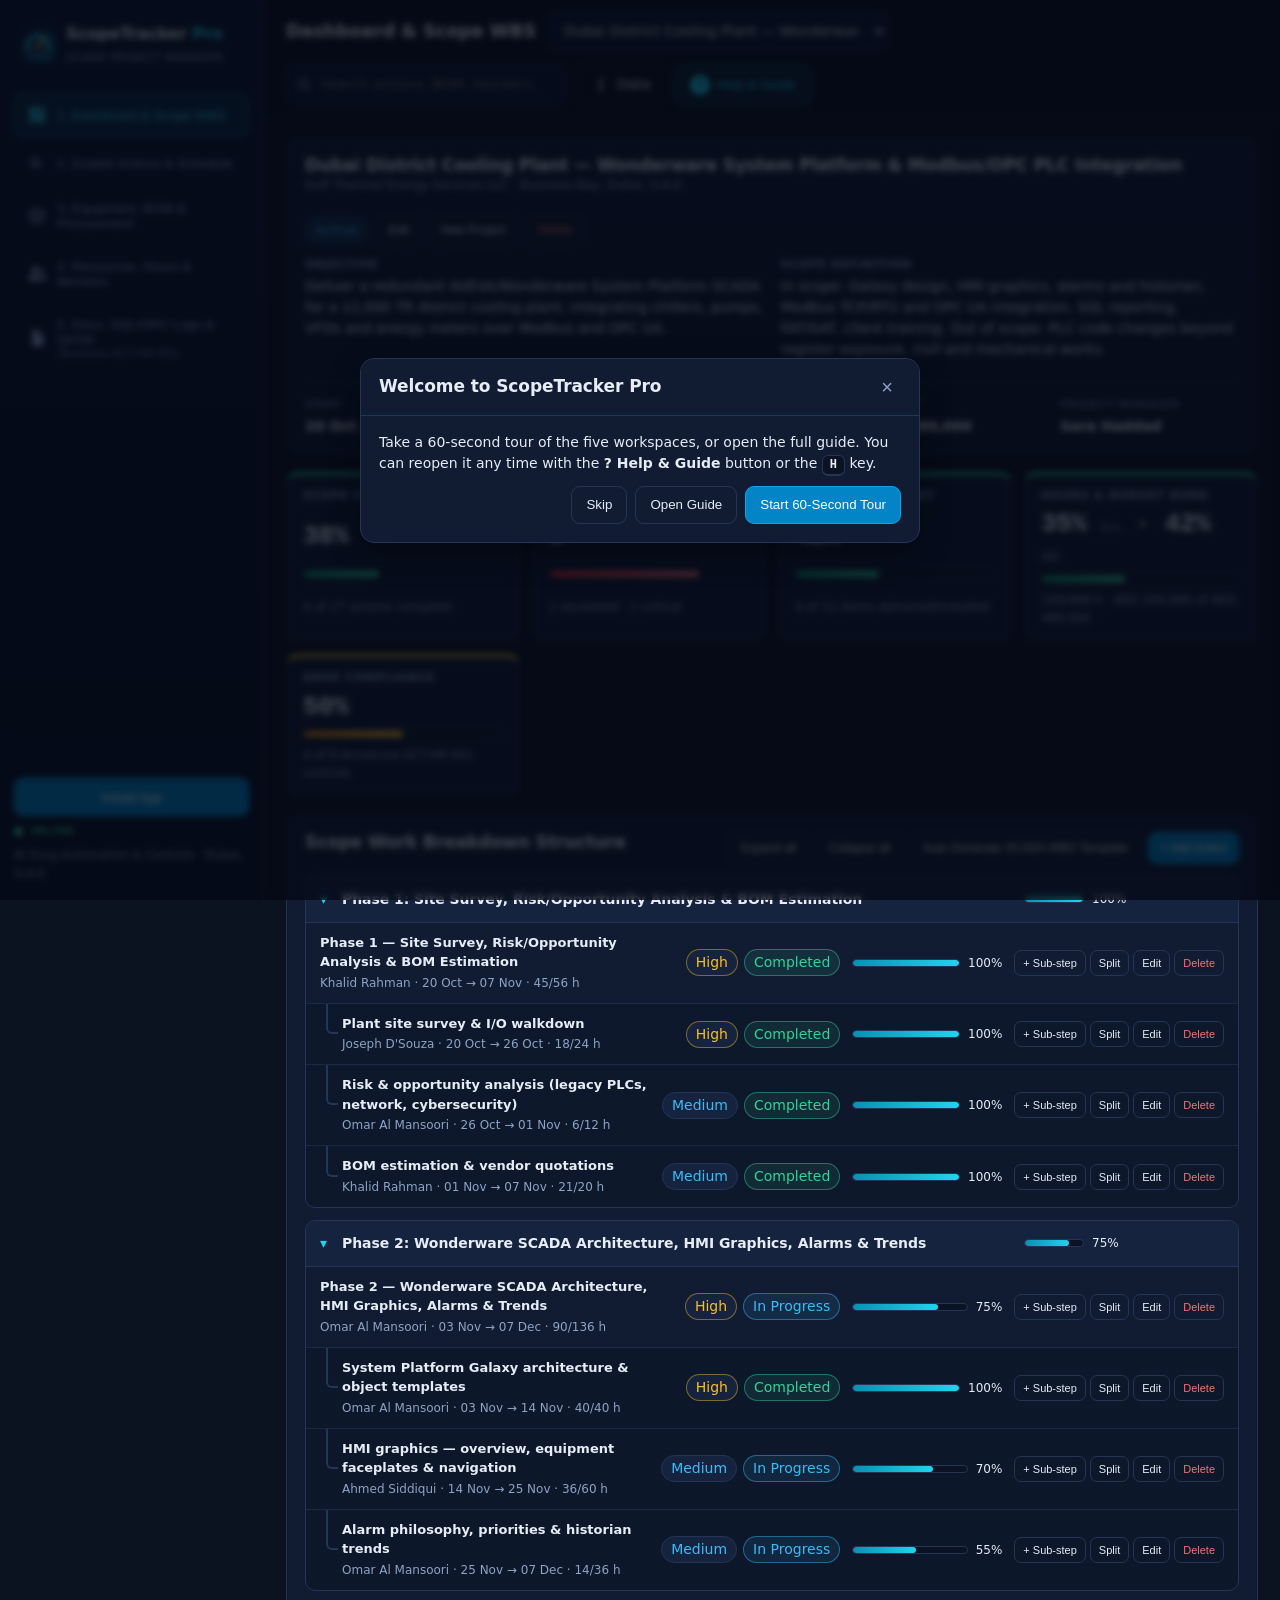
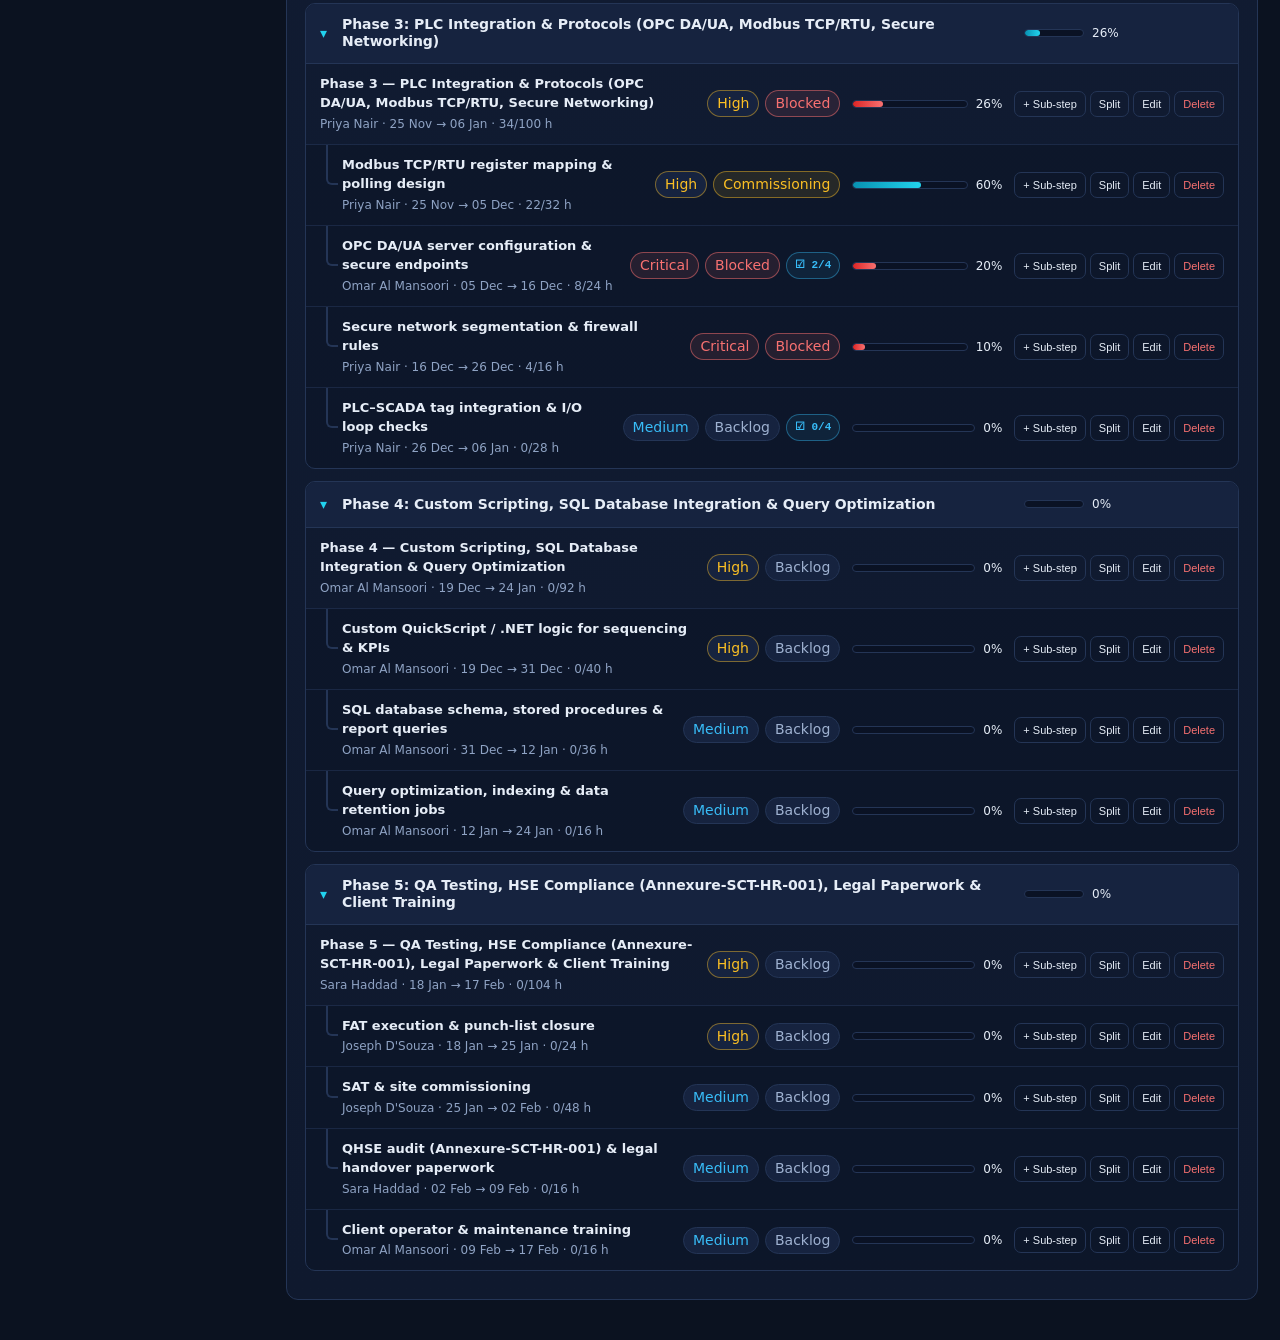
<file: index.html>
<!doctype html>
<html lang="en">
<head>
<meta charset="utf-8">
<meta name="viewport" content="width=device-width, initial-scale=1, viewport-fit=cover">
<title>ScopeTracker Pro — SCADA Engineering &amp; Project Manager</title>
<meta name="description" content="Offline-first project scope, WBS, BOM, resource and QHSE manager for Wonderware/AVEVA SCADA engineers.">
<link rel="manifest" href="manifest.webmanifest">
<link rel="icon" href="favicon.ico" sizes="any">
<link rel="icon" href="favicon.svg" type="image/svg+xml">
<link rel="icon" type="image/png" sizes="32x32" href="icons/favicon-32x32.png">
<link rel="icon" type="image/png" sizes="16x16" href="icons/favicon-16x16.png">
<link rel="apple-touch-icon" sizes="180x180" href="apple-touch-icon.png">
<meta name="theme-color" content="#0f172a">
<meta name="apple-mobile-web-app-capable" content="yes">
<meta name="mobile-web-app-capable" content="yes">
<meta name="apple-mobile-web-app-status-bar-style" content="black-translucent">
<meta name="apple-mobile-web-app-title" content="ScopeTracker">
<link rel="stylesheet" href="css/styles.css">
</head>
<body>

<svg width="0" height="0" style="position:absolute" aria-hidden="true" focusable="false">
  <defs>
    <symbol id="i-dash" viewBox="0 0 24 24"><path d="M3 13h8V3H3zm0 8h8v-6H3zm10 0h8V11h-8zm0-18v6h8V3z" fill="currentColor"/></symbol>
    <symbol id="i-tasks" viewBox="0 0 24 24"><path d="M4 6h10v2H4zm0 5h10v2H4zm0 5h7v2H4zm13.5-5.5 1.4 1.4-4.9 4.9-2.6-2.6 1.4-1.4 1.2 1.2z" fill="currentColor"/></symbol>
    <symbol id="i-bom" viewBox="0 0 24 24"><path d="M12 2 3 6.5v11L12 22l9-4.5v-11zm0 2.2 5.9 2.9L12 10 6.1 7.1zM5 8.7l6 3v7.6l-6-3zm8 10.6v-7.6l6-3v7.6z" fill="currentColor"/></symbol>
    <symbol id="i-team" viewBox="0 0 24 24"><path d="M9 11a4 4 0 1 0 0-8 4 4 0 0 0 0 8zm8 0a3 3 0 1 0 0-6 3 3 0 0 0 0 6zM9 13c-3 0-7 1.5-7 4.5V20h14v-2.5C16 14.5 12 13 9 13zm8 0c-.4 0-.8 0-1.2.1 1.4 1 2.2 2.4 2.2 4.4V20h5v-2.5c0-2.7-3.4-4.5-6-4.5z" fill="currentColor"/></symbol>
    <symbol id="i-docs" viewBox="0 0 24 24"><path d="M6 2h8l6 6v14H6zm7 1.5V9h5.5zM8 13h8v1.6H8zm0 3.5h8v1.6H8z" fill="currentColor"/></symbol>
    <symbol id="i-menu" viewBox="0 0 24 24"><path d="M12 8a2 2 0 1 0 0-4 2 2 0 0 0 0 4zm0 6a2 2 0 1 0 0-4 2 2 0 0 0 0 4zm0 6a2 2 0 1 0 0-4 2 2 0 0 0 0 4z" fill="currentColor"/></symbol>
    <symbol id="i-search" viewBox="0 0 24 24"><path d="M10 3a7 7 0 1 0 4.4 12.4l4.9 4.9 1.4-1.4-4.9-4.9A7 7 0 0 0 10 3zm0 2a5 5 0 1 1 0 10 5 5 0 0 1 0-10z" fill="currentColor"/></symbol>
  </defs>
</svg>

<a class="skip-link" href="#view">Skip to content</a>

<div class="shell">

  <aside class="sidebar">
    <div class="brand">
      <img src="favicon.svg" alt="" width="36" height="36">
      <div>
        <strong>ScopeTracker <em>Pro</em></strong>
        <small>SCADA Project Manager</small>
      </div>
    </div>

    <nav class="nav" aria-label="Primary">
      <button type="button" data-view="dashboard" title="Dashboard &amp; Scope WBS">
        <svg class="ico"><use href="#i-dash"/></svg>
        <span class="lbl-long">1. Dashboard &amp; Scope WBS</span><span class="lbl-short">Dashboard</span>
      </button>
      <button type="button" data-view="actions" title="Doable Actions &amp; Schedule">
        <svg class="ico"><use href="#i-tasks"/></svg>
        <span class="lbl-long">2. Doable Actions &amp; Schedule</span><span class="lbl-short">Actions</span>
      </button>
      <button type="button" data-view="bom" title="Equipment, BOM &amp; Procurement">
        <svg class="ico"><use href="#i-bom"/></svg>
        <span class="lbl-long">3. Equipment, BOM &amp; Procurement</span><span class="lbl-short">BOM</span>
      </button>
      <button type="button" data-view="resources" title="Resources, Hours &amp; Blockers">
        <svg class="ico"><use href="#i-team"/></svg>
        <span class="lbl-long">4. Resources, Hours &amp; Blockers</span><span class="lbl-short">Resources</span>
      </button>
      <button type="button" data-view="docs" title="Docs, SQL/OPC Logs &amp; QHSE (Annexure-SCT-HR-001)">
        <svg class="ico"><use href="#i-docs"/></svg>
        <span class="lbl-long">5. Docs, SQL/OPC Logs &amp; QHSE <small>(Annexure-SCT-HR-001)</small></span><span class="lbl-short">Docs·QHSE</span>
      </button>
    </nav>

    <div class="side-foot">
      <button type="button" class="btn primary block" id="installBtn" hidden>Install App</button>
      <div class="net" id="netState" role="status" aria-live="polite">
        <span class="net-dot"></span><span class="net-text">Online</span>
      </div>
      <small class="muted">Al Gurg Automation &amp; Controls · Dubai, U.A.E.</small>
    </div>
  </aside>

  <div class="main">
    <header class="topbar">
      <div class="topbar-title">
        <h1 id="pageTitle">Dashboard &amp; Scope WBS</h1>
        <label class="project-switch">
          <span class="sr-only">Active project</span>
          <select id="projectSwitch" aria-label="Active project"></select>
        </label>
      </div>
      <div class="topbar-tools">
        <label class="search">
          <svg class="ico"><use href="#i-search"/></svg>
          <input id="globalSearch" type="search" placeholder="Search actions, BOM, blockers, notes…" autocomplete="off" aria-label="Search">
        </label>
        <div class="net net-compact" id="netStateTop" role="status" aria-live="polite">
          <span class="net-dot"></span><span class="net-text">Online</span>
        </div>
        <details class="menu" id="dataMenu">
          <summary class="btn ghost" aria-label="Data and reports menu"><svg class="ico"><use href="#i-menu"/></svg><span class="menu-label">Data</span></summary>
          <div class="menu-panel">
            <button type="button" data-act="export-report">Export Project Report (JSON)</button>
            <button type="button" data-act="print-report">Printable Executive Summary</button>
            <hr>
            <button type="button" data-act="export-backup">Full Backup (JSON)</button>
            <button type="button" data-act="import-json">Import JSON Backup…</button>
            <hr>
            <button type="button" data-act="reset-demo" class="danger-text">Reset to Demo Data</button>
          </div>
        </details>
        <button type="button" class="btn help-btn" data-act="help" aria-label="Help and guide (shortcut H)"><span aria-hidden="true">?</span><span class="menu-label">Help &amp; Guide</span></button>
      </div>
    </header>

    <div class="install-banner" id="installBanner" hidden>
      <div>
        <strong id="installTitle">Install ScopeTracker Pro</strong>
        <span id="installText">Add it to your device for full-screen, offline-ready access to your project workspace.</span>
      </div>
      <div class="install-actions">
        <button type="button" class="btn primary sm" id="installBannerBtn">Install</button>
        <button type="button" class="btn ghost sm" id="installDismiss">Not now</button>
      </div>
    </div>

    <main id="view" tabindex="-1" aria-live="polite"></main>
  </div>
</div>

<div id="modalRoot"></div>
<div id="toastRoot" aria-live="polite"></div>

<div class="update-toast" id="updateToast" role="alert" hidden>
  <span>A new version of ScopeTracker Pro is ready.</span>
  <button type="button" class="btn primary sm" id="updateBtn">Update now</button>
  <button type="button" class="btn ghost sm" id="updateDismiss">Later</button>
</div>

<input type="file" id="importFile" accept="application/json,.json" hidden>
<div id="printReport" aria-hidden="true"></div>

<noscript><p style="padding:24px;color:#fff">ScopeTracker Pro requires JavaScript.</p></noscript>
<script src="js/app.js" defer></script>
</body>
</html>
</file>
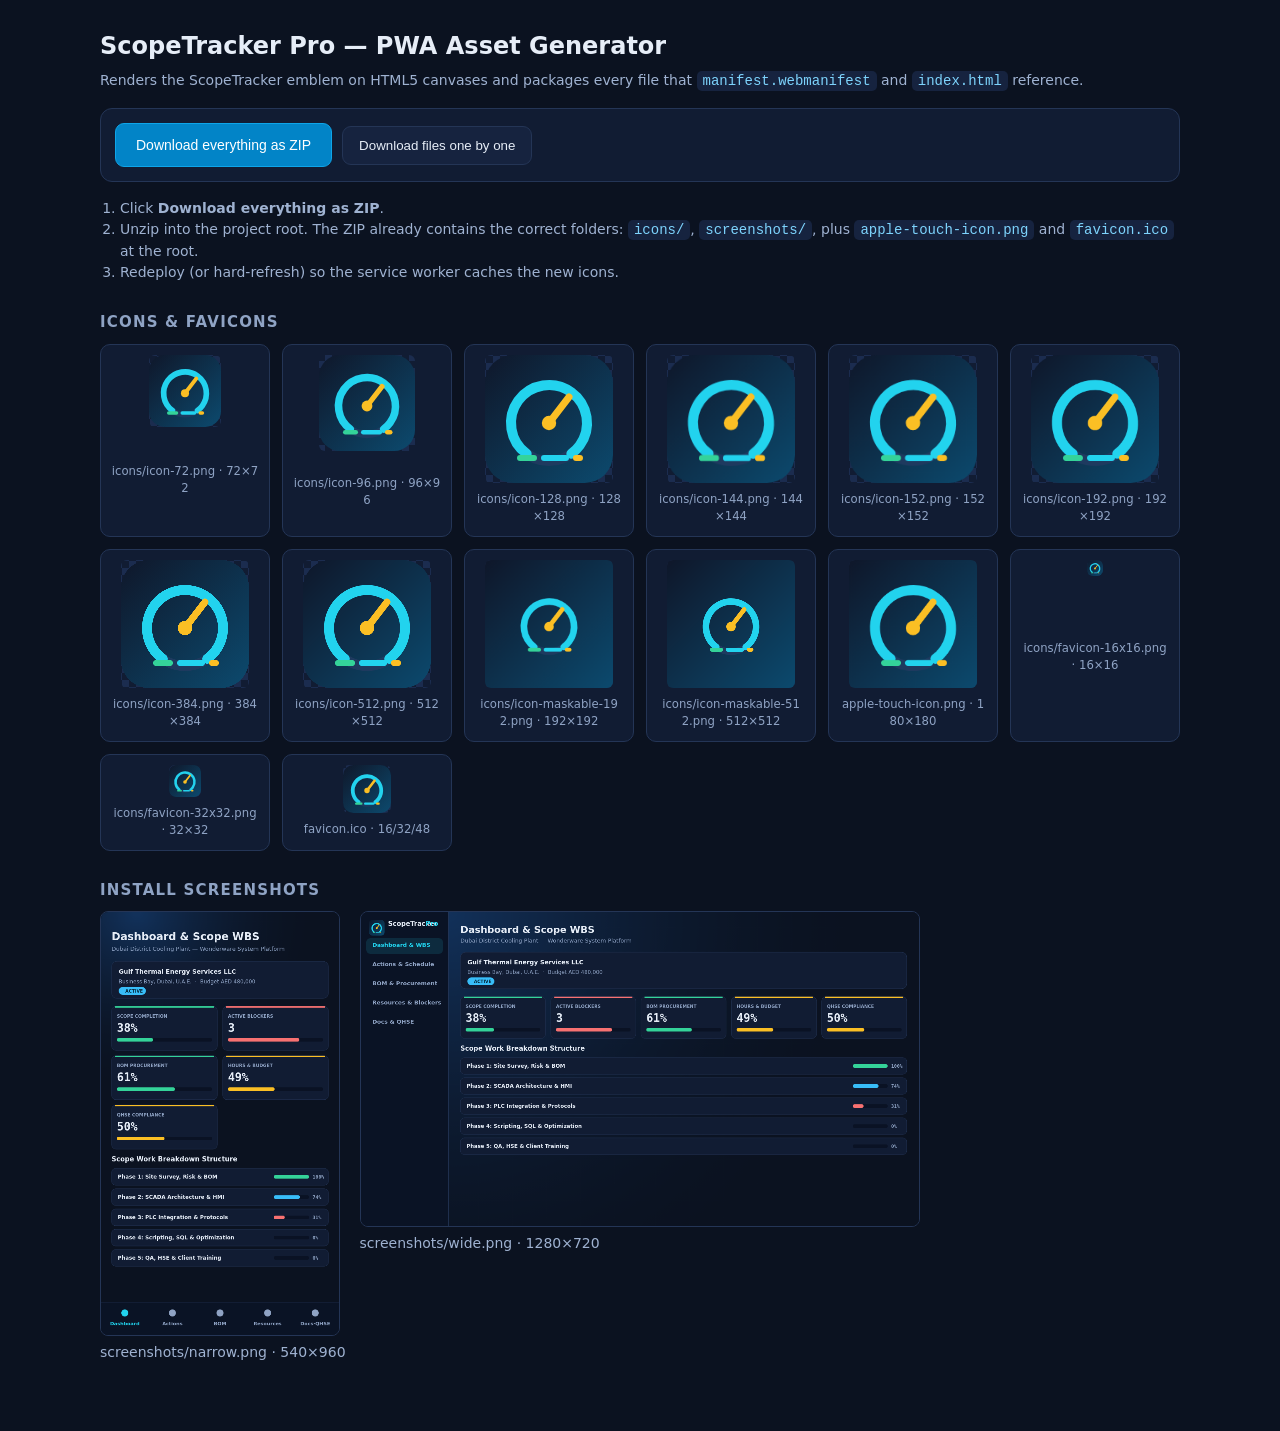
<file: generate-pwa-assets.html>
<!doctype html>
<html lang="en">
<head>
<meta charset="utf-8">
<meta name="viewport" content="width=device-width, initial-scale=1">
<meta name="robots" content="noindex">
<title>ScopeTracker Pro — PWA Asset Generator</title>
<link rel="icon" href="favicon.svg" type="image/svg+xml">
<style>
  :root { color-scheme: dark; }
  * { box-sizing: border-box; }
  body { margin: 0; padding: 28px 20px 60px; background: #0b1220; color: #e6edf7; font: 14px/1.5 system-ui, -apple-system, "Segoe UI", Roboto, sans-serif; }
  .wrap { max-width: 1080px; margin: 0 auto; }
  h1 { margin: 0 0 6px; font-size: 24px; }
  h2 { margin: 28px 0 10px; font-size: 15px; text-transform: uppercase; letter-spacing: .08em; color: #8fa3c4; }
  p { color: #9fb2d1; margin: 0 0 10px; }
  code { background: #16233f; padding: 2px 6px; border-radius: 5px; color: #7dd3fc; }
  .bar { display: flex; gap: 10px; flex-wrap: wrap; align-items: center; margin: 16px 0; padding: 14px; background: #111c33; border: 1px solid #243556; border-radius: 12px; }
  button { cursor: pointer; font: 600 13px/1 inherit; padding: 11px 16px; border-radius: 9px; border: 1px solid #243556; background: #16233f; color: #e6edf7; }
  button.primary { background: #0284c7; border-color: #0ea5e9; color: #fff; font-size: 14px; padding: 13px 20px; }
  button:hover { filter: brightness(1.15); }
  button:disabled { opacity: .5; cursor: wait; }
  #status { color: #34d399; font: 12px ui-monospace, Menlo, Consolas, monospace; }
  .grid { display: grid; grid-template-columns: repeat(auto-fill, minmax(150px, 1fr)); gap: 12px; }
  .tile { background: #111c33; border: 1px solid #243556; border-radius: 10px; padding: 10px; display: grid; gap: 8px; justify-items: center; text-align: center; }
  .tile canvas { max-width: 100%; height: auto; background: repeating-conic-gradient(#1b2c4f 0% 25%, #111c33 0% 50%) 50% / 14px 14px; border-radius: 6px; }
  .tile small { color: #8fa3c4; word-break: break-all; }
  .shots { display: flex; gap: 14px; flex-wrap: wrap; align-items: flex-start; }
  .shots canvas { max-width: 100%; height: auto; border: 1px solid #243556; border-radius: 8px; }
  ol { color: #9fb2d1; padding-left: 20px; }
</style>
</head>
<body>
<div class="wrap">
  <h1>ScopeTracker Pro — PWA Asset Generator</h1>
  <p>Renders the ScopeTracker emblem on HTML5 canvases and packages every file that <code>manifest.webmanifest</code> and <code>index.html</code> reference.</p>

  <div class="bar">
    <button class="primary" id="zipBtn" type="button">Download everything as ZIP</button>
    <button id="filesBtn" type="button">Download files one by one</button>
    <span id="status" role="status"></span>
  </div>

  <ol>
    <li>Click <b>Download everything as ZIP</b>.</li>
    <li>Unzip into the project root. The ZIP already contains the correct folders: <code>icons/</code>, <code>screenshots/</code>, plus <code>apple-touch-icon.png</code> and <code>favicon.ico</code> at the root.</li>
    <li>Redeploy (or hard-refresh) so the service worker caches the new icons.</li>
  </ol>

  <h2>Icons &amp; favicons</h2>
  <div class="grid" id="iconGrid"></div>

  <h2>Install screenshots</h2>
  <div class="shots" id="shotGrid"></div>
</div>

<script>
(function () {
  'use strict';

  /* ---------- Emblem drawing ---------- */
  function rr(ctx, x, y, w, h, r) {
    ctx.beginPath();
    ctx.moveTo(x + r, y);
    ctx.arcTo(x + w, y, x + w, y + h, r);
    ctx.arcTo(x + w, y + h, x, y + h, r);
    ctx.arcTo(x, y + h, x, y, r);
    ctx.arcTo(x, y, x + w, y, r);
    ctx.closePath();
  }

  // Draws the emblem into a (size x size) square. opts.maskable => full-bleed background, content in the inner safe zone.
  function drawEmblem(ctx, size, opts) {
    opts = opts || {};
    var maskable = !!opts.maskable;
    var rounded = opts.rounded !== false && !maskable;
    var g = ctx.createLinearGradient(0, 0, size, size);
    g.addColorStop(0, '#0f172a');
    g.addColorStop(1, '#0c4a6e');
    ctx.save();
    if (rounded) { rr(ctx, 0, 0, size, size, size * 0.22); ctx.clip(); }
    ctx.fillStyle = g;
    ctx.fillRect(0, 0, size, size);

    var u = size / 64;                       // 64-unit design grid
    var scale = maskable ? 0.66 : 1;
    ctx.translate(size / 2, size / 2);
    ctx.scale(scale, scale);
    ctx.translate(-size / 2, -size / 2);
    ctx.lineCap = 'round';

    // gauge track
    ctx.strokeStyle = '#1e3a5f';
    ctx.lineWidth = 5 * u;
    ctx.beginPath(); ctx.arc(32 * u, 34 * u, 19 * u, 0, Math.PI * 2); ctx.stroke();
    // gauge value arc (matches favicon.svg: 135deg → 405deg gap at bottom)
    ctx.strokeStyle = '#22d3ee';
    ctx.beginPath(); ctx.arc(32 * u, 34 * u, 19 * u, Math.PI * 0.7, Math.PI * 2.3); ctx.stroke();
    // needle
    ctx.strokeStyle = '#fbbf24';
    ctx.lineWidth = 3.5 * u;
    ctx.beginPath(); ctx.moveTo(32 * u, 34 * u); ctx.lineTo(42 * u, 21 * u); ctx.stroke();
    ctx.fillStyle = '#fbbf24';
    ctx.beginPath(); ctx.arc(32 * u, 34 * u, 3.6 * u, 0, Math.PI * 2); ctx.fill();
    // WBS progress bars
    ctx.fillStyle = '#34d399'; rr(ctx, 16 * u, 50 * u, 10 * u, 3 * u, 1.5 * u); ctx.fill();
    ctx.fillStyle = '#22d3ee'; rr(ctx, 28 * u, 50 * u, 14 * u, 3 * u, 1.5 * u); ctx.fill();
    ctx.fillStyle = '#fbbf24'; rr(ctx, 44 * u, 50 * u, 5 * u, 3 * u, 1.5 * u); ctx.fill();
    ctx.restore();
  }

  // Mock dashboard for install screenshots
  function drawScreenshot(ctx, w, h, wide) {
    ctx.fillStyle = '#0b1220'; ctx.fillRect(0, 0, w, h);
    var rg = ctx.createRadialGradient(w * 0.15, 0, 10, w * 0.15, 0, w * 0.8);
    rg.addColorStop(0, '#12315a'); rg.addColorStop(1, 'rgba(11,18,32,0)');
    ctx.fillStyle = rg; ctx.fillRect(0, 0, w, h);

    var pad = wide ? 28 : 24;
    var side = wide ? 200 : 0;
    if (wide) {
      ctx.fillStyle = '#0a1325'; ctx.fillRect(0, 0, side, h);
      ctx.strokeStyle = '#243556'; ctx.lineWidth = 1; ctx.beginPath(); ctx.moveTo(side + .5, 0); ctx.lineTo(side + .5, h); ctx.stroke();
      ctx.save(); ctx.translate(18, 18); drawEmblem(ctx, 36, {}); ctx.restore();
      ctx.fillStyle = '#e6edf7'; ctx.font = '700 15px system-ui, sans-serif'; ctx.fillText('ScopeTracker', 62, 32);
      ctx.fillStyle = '#22d3ee'; ctx.fillText('Pro', 148, 32);
      var items = ['Dashboard & WBS', 'Actions & Schedule', 'BOM & Procurement', 'Resources & Blockers', 'Docs & QHSE'];
      items.forEach(function (t, i) {
        var y = 80 + i * 44;
        if (i === 0) { ctx.fillStyle = 'rgba(34,211,238,.12)'; rr(ctx, 12, y - 20, side - 24, 36, 9); ctx.fill(); }
        ctx.fillStyle = i === 0 ? '#22d3ee' : '#8fa3c4'; ctx.font = '600 13px system-ui, sans-serif'; ctx.fillText(t, 26, y);
      });
    }
    var x0 = side + pad;
    var cw = w - x0 - pad;

    // header
    ctx.fillStyle = '#e6edf7'; ctx.font = (wide ? '700 22px' : '700 24px') + ' system-ui, sans-serif';
    ctx.fillText('Dashboard & Scope WBS', x0, wide ? 48 : 64);
    ctx.fillStyle = '#8fa3c4'; ctx.font = '13px system-ui, sans-serif';
    ctx.fillText('Dubai District Cooling Plant — Wonderware System Platform', x0, wide ? 70 : 88, cw);

    // project card
    var cy = wide ? 92 : 112;
    ctx.fillStyle = '#111c33'; rr(ctx, x0, cy, cw, 84, 12); ctx.fill();
    ctx.strokeStyle = '#243556'; ctx.stroke();
    ctx.fillStyle = '#e6edf7'; ctx.font = '700 14px system-ui, sans-serif'; ctx.fillText('Gulf Thermal Energy Services LLC', x0 + 16, cy + 28);
    ctx.fillStyle = '#8fa3c4'; ctx.font = '12px system-ui, sans-serif'; ctx.fillText('Business Bay, Dubai, U.A.E.  ·  Budget AED 480,000', x0 + 16, cy + 50, cw - 32);
    ctx.fillStyle = '#38bdf8'; rr(ctx, x0 + 16, cy + 58, 62, 18, 9); ctx.fill();
    ctx.fillStyle = '#04283b'; ctx.font = '700 10px system-ui, sans-serif'; ctx.fillText('ACTIVE', x0 + 31, cy + 71);

    // KPI cards
    var kpis = [
      ['SCOPE COMPLETION', '38%', 38, '#34d399'],
      ['ACTIVE BLOCKERS', '3', 75, '#f87171'],
      ['BOM PROCUREMENT', '61%', 61, '#34d399'],
      ['HOURS & BUDGET', '49%', 49, '#fbbf24'],
      ['QHSE COMPLIANCE', '50%', 50, '#fbbf24']
    ];
    var cols = wide ? 5 : 2;
    var gap = 12;
    var kw = (cw - gap * (cols - 1)) / cols;
    var kh = wide ? 96 : 100;
    var ky = cy + 84 + 18;
    kpis.forEach(function (k, i) {
      var cx = x0 + (i % cols) * (kw + gap);
      var cyy = ky + Math.floor(i / cols) * (kh + gap);
      ctx.fillStyle = '#111c33'; rr(ctx, cx, cyy, kw, kh, 10); ctx.fill();
      ctx.strokeStyle = '#243556'; ctx.lineWidth = 1; ctx.stroke();
      ctx.fillStyle = k[3]; ctx.fillRect(cx + 8, cyy, kw - 16, 3);
      ctx.fillStyle = '#8fa3c4'; ctx.font = '700 10px system-ui, sans-serif'; ctx.fillText(k[0], cx + 12, cyy + 26, kw - 20);
      ctx.fillStyle = '#e6edf7'; ctx.font = '700 26px ui-monospace, Menlo, Consolas, monospace'; ctx.fillText(k[1], cx + 12, cyy + 58);
      ctx.fillStyle = '#0a1224'; rr(ctx, cx + 12, cyy + 72, kw - 24, 8, 4); ctx.fill();
      ctx.fillStyle = k[3]; rr(ctx, cx + 12, cyy + 72, Math.max(8, (kw - 24) * k[2] / 100), 8, 4); ctx.fill();
    });

    // WBS section
    var rows = Math.ceil(kpis.length / cols);
    var wy = ky + rows * (kh + gap) + 8;
    ctx.fillStyle = '#e6edf7'; ctx.font = '700 15px system-ui, sans-serif'; ctx.fillText('Scope Work Breakdown Structure', x0, wy + 8);
    var phases = [
      ['Phase 1: Site Survey, Risk & BOM', 100, '#34d399'],
      ['Phase 2: SCADA Architecture & HMI', 74, '#38bdf8'],
      ['Phase 3: PLC Integration & Protocols', 31, '#f87171'],
      ['Phase 4: Scripting, SQL & Optimization', 0, '#8fa3c4'],
      ['Phase 5: QA, HSE & Client Training', 0, '#8fa3c4']
    ];
    var maxRows = Math.max(2, Math.min(phases.length, Math.floor((h - wy - 40) / 46)));
    phases.slice(0, maxRows).forEach(function (p, i) {
      var py = wy + 24 + i * 46;
      ctx.fillStyle = '#111c33'; rr(ctx, x0, py, cw, 38, 9); ctx.fill();
      ctx.strokeStyle = '#243556'; ctx.stroke();
      ctx.fillStyle = '#e6edf7'; ctx.font = '600 12px system-ui, sans-serif'; ctx.fillText(p[0], x0 + 14, py + 23, cw - 150);
      ctx.fillStyle = '#0a1224'; rr(ctx, x0 + cw - 124, py + 15, 80, 8, 4); ctx.fill();
      ctx.fillStyle = p[2]; if (p[1] > 0) { rr(ctx, x0 + cw - 124, py + 15, Math.max(6, 80 * p[1] / 100), 8, 4); ctx.fill(); }
      ctx.fillStyle = '#8fa3c4'; ctx.font = '700 11px ui-monospace, Menlo, Consolas, monospace'; ctx.fillText(p[1] + '%', x0 + cw - 36, py + 23);
    });

    if (!wide) {
      // bottom navigation
      ctx.fillStyle = '#0a1325'; ctx.fillRect(0, h - 74, w, 74);
      ctx.strokeStyle = '#243556'; ctx.beginPath(); ctx.moveTo(0, h - 74.5); ctx.lineTo(w, h - 74.5); ctx.stroke();
      ['Dashboard', 'Actions', 'BOM', 'Resources', 'Docs·QHSE'].forEach(function (t, i) {
        var bx = (w / 5) * i + w / 10;
        ctx.fillStyle = i === 0 ? '#22d3ee' : '#8fa3c4';
        ctx.beginPath(); ctx.arc(bx, h - 50, 8, 0, Math.PI * 2); ctx.fill();
        ctx.textAlign = 'center'; ctx.font = '600 11px system-ui, sans-serif'; ctx.fillText(t, bx, h - 22); ctx.textAlign = 'left';
      });
    }
  }

  /* ---------- Asset manifest (exact paths used by the app) ---------- */
  var ICON_SPECS = [
    { path: 'icons/icon-72.png', size: 72 },
    { path: 'icons/icon-96.png', size: 96 },
    { path: 'icons/icon-128.png', size: 128 },
    { path: 'icons/icon-144.png', size: 144 },
    { path: 'icons/icon-152.png', size: 152 },
    { path: 'icons/icon-192.png', size: 192 },
    { path: 'icons/icon-384.png', size: 384 },
    { path: 'icons/icon-512.png', size: 512 },
    { path: 'icons/icon-maskable-192.png', size: 192, maskable: true },
    { path: 'icons/icon-maskable-512.png', size: 512, maskable: true },
    { path: 'apple-touch-icon.png', size: 180, opaque: true },
    { path: 'icons/favicon-16x16.png', size: 16 },
    { path: 'icons/favicon-32x32.png', size: 32 }
  ];
  var SHOT_SPECS = [
    { path: 'screenshots/narrow.png', w: 540, h: 960, wide: false },
    { path: 'screenshots/wide.png', w: 1280, h: 720, wide: true }
  ];

  function makeCanvas(w, h) { var c = document.createElement('canvas'); c.width = w; c.height = h; return c; }

  function renderIcon(spec) {
    var c = makeCanvas(spec.size, spec.size);
    var ctx = c.getContext('2d');
    if (spec.opaque) { // iOS applies its own rounding; supply a full-bleed square
      drawEmblem(ctx, spec.size, { rounded: false });
    } else {
      drawEmblem(ctx, spec.size, { maskable: spec.maskable });
    }
    return c;
  }

  function renderShot(spec) {
    var c = makeCanvas(spec.w, spec.h);
    drawScreenshot(c.getContext('2d'), spec.w, spec.h, spec.wide);
    return c;
  }

  function canvasBlob(c) {
    return new Promise(function (resolve, reject) {
      c.toBlob(function (b) { b ? resolve(b) : reject(new Error('toBlob failed')); }, 'image/png');
    });
  }
  function blobBytes(b) { return b.arrayBuffer().then(function (ab) { return new Uint8Array(ab); }); }

  /* ---------- ICO (PNG-compressed entries) ---------- */
  async function buildIco(sizes) {
    var pngs = [];
    for (var i = 0; i < sizes.length; i++) {
      var s = sizes[i];
      pngs.push({ size: s, data: await blobBytes(await canvasBlob(renderIcon({ size: s })))});
    }
    var headerLen = 6 + 16 * pngs.length;
    var total = headerLen + pngs.reduce(function (t, p) { return t + p.data.length; }, 0);
    var out = new Uint8Array(total);
    var dv = new DataView(out.buffer);
    dv.setUint16(0, 0, true); dv.setUint16(2, 1, true); dv.setUint16(4, pngs.length, true);
    var offset = headerLen;
    pngs.forEach(function (p, idx) {
      var o = 6 + idx * 16;
      dv.setUint8(o, p.size >= 256 ? 0 : p.size);
      dv.setUint8(o + 1, p.size >= 256 ? 0 : p.size);
      dv.setUint8(o + 2, 0); dv.setUint8(o + 3, 0);
      dv.setUint16(o + 4, 1, true); dv.setUint16(o + 6, 32, true);
      dv.setUint32(o + 8, p.data.length, true); dv.setUint32(o + 12, offset, true);
      out.set(p.data, offset);
      offset += p.data.length;
    });
    return out;
  }

  /* ---------- Minimal ZIP writer (store, no compression) ---------- */
  var CRC_TABLE = (function () {
    var t = new Uint32Array(256);
    for (var n = 0; n < 256; n++) { var c = n; for (var k = 0; k < 8; k++) c = c & 1 ? 0xEDB88320 ^ (c >>> 1) : c >>> 1; t[n] = c >>> 0; }
    return t;
  })();
  function crc32(buf) {
    var c = 0xFFFFFFFF;
    for (var i = 0; i < buf.length; i++) c = CRC_TABLE[(c ^ buf[i]) & 0xFF] ^ (c >>> 8);
    return (c ^ 0xFFFFFFFF) >>> 0;
  }
  function buildZip(files) {
    var enc = new TextEncoder();
    var parts = [];
    var central = [];
    var offset = 0;
    var d = new Date();
    var dosTime = (d.getHours() << 11) | (d.getMinutes() << 5) | (d.getSeconds() >> 1);
    var dosDate = ((d.getFullYear() - 1980) << 9) | ((d.getMonth() + 1) << 5) | d.getDate();
    files.forEach(function (f) {
      var name = enc.encode(f.path);
      var crc = crc32(f.data);
      var lh = new Uint8Array(30 + name.length);
      var v = new DataView(lh.buffer);
      v.setUint32(0, 0x04034b50, true); v.setUint16(4, 20, true); v.setUint16(6, 0x0800, true); v.setUint16(8, 0, true);
      v.setUint16(10, dosTime, true); v.setUint16(12, dosDate, true); v.setUint32(14, crc, true);
      v.setUint32(18, f.data.length, true); v.setUint32(22, f.data.length, true); v.setUint16(26, name.length, true); v.setUint16(28, 0, true);
      lh.set(name, 30);
      parts.push(lh, f.data);
      var ch = new Uint8Array(46 + name.length);
      var c = new DataView(ch.buffer);
      c.setUint32(0, 0x02014b50, true); c.setUint16(4, 20, true); c.setUint16(6, 20, true); c.setUint16(8, 0x0800, true); c.setUint16(10, 0, true);
      c.setUint16(12, dosTime, true); c.setUint16(14, dosDate, true); c.setUint32(16, crc, true);
      c.setUint32(20, f.data.length, true); c.setUint32(24, f.data.length, true); c.setUint16(28, name.length, true);
      c.setUint32(42, offset, true);
      ch.set(name, 46);
      central.push(ch);
      offset += lh.length + f.data.length;
    });
    var cdSize = central.reduce(function (t, x) { return t + x.length; }, 0);
    var end = new Uint8Array(22);
    var e = new DataView(end.buffer);
    e.setUint32(0, 0x06054b50, true); e.setUint16(8, files.length, true); e.setUint16(10, files.length, true);
    e.setUint32(12, cdSize, true); e.setUint32(16, offset, true);
    return new Blob(parts.concat(central, [end]), { type: 'application/zip' });
  }

  /* ---------- Downloading ---------- */
  function saveBlob(blob, name) {
    var url = URL.createObjectURL(blob);
    var a = document.createElement('a');
    a.href = url; a.download = name;
    document.body.appendChild(a); a.click(); a.remove();
    setTimeout(function () { URL.revokeObjectURL(url); }, 2000);
  }

  async function collectFiles() {
    var files = [];
    for (var i = 0; i < ICON_SPECS.length; i++) {
      var s = ICON_SPECS[i];
      files.push({ path: s.path, data: await blobBytes(await canvasBlob(renderIcon(s))) });
    }
    files.push({ path: 'favicon.ico', data: await buildIco([16, 32, 48]) });
    for (var j = 0; j < SHOT_SPECS.length; j++) {
      var sp = SHOT_SPECS[j];
      files.push({ path: sp.path, data: await blobBytes(await canvasBlob(renderShot(sp))) });
    }
    return files;
  }

  var statusEl = document.getElementById('status');
  function setStatus(t) { statusEl.textContent = t; }

  document.getElementById('zipBtn').addEventListener('click', async function () {
    var btn = this; btn.disabled = true; setStatus('Rendering…');
    try {
      var files = await collectFiles();
      saveBlob(buildZip(files), 'scopetracker-pwa-assets.zip');
      setStatus('Done — ' + files.length + ' files packaged. Unzip into the project root.');
    } catch (err) { console.error(err); setStatus('Failed: ' + err.message); }
    btn.disabled = false;
  });

  document.getElementById('filesBtn').addEventListener('click', async function () {
    var btn = this; btn.disabled = true; setStatus('Rendering…');
    try {
      var files = await collectFiles();
      for (var i = 0; i < files.length; i++) {
        var f = files[i];
        var type = f.path.endsWith('.ico') ? 'image/x-icon' : 'image/png';
        saveBlob(new Blob([f.data], { type: type }), f.path.split('/').pop());
        setStatus('Downloading ' + (i + 1) + '/' + files.length + ': ' + f.path);
        await new Promise(function (r) { setTimeout(r, 350); });
      }
      setStatus('Done. Place each file at the path shown in the preview captions (icons/, screenshots/, root).');
    } catch (err) { console.error(err); setStatus('Failed: ' + err.message); }
    btn.disabled = false;
  });

  /* ---------- Preview ---------- */
  var grid = document.getElementById('iconGrid');
  ICON_SPECS.forEach(function (s) {
    var tile = document.createElement('div'); tile.className = 'tile';
    var c = renderIcon(s); c.style.width = Math.min(s.size, 128) + 'px';
    var cap = document.createElement('small'); cap.textContent = s.path + ' · ' + s.size + '×' + s.size;
    tile.appendChild(c); tile.appendChild(cap); grid.appendChild(tile);
  });
  var icoTile = document.createElement('div'); icoTile.className = 'tile';
  var icoC = renderIcon({ size: 48 }); var icoCap = document.createElement('small'); icoCap.textContent = 'favicon.ico · 16/32/48';
  icoTile.appendChild(icoC); icoTile.appendChild(icoCap); grid.appendChild(icoTile);

  var shots = document.getElementById('shotGrid');
  SHOT_SPECS.forEach(function (s) {
    var wrap = document.createElement('div');
    var c = renderShot(s); c.style.width = (s.wide ? 560 : 240) + 'px';
    var cap = document.createElement('p'); cap.textContent = s.path + ' · ' + s.w + '×' + s.h;
    wrap.appendChild(c); wrap.appendChild(cap); shots.appendChild(wrap);
  });
})();
</script>
</body>
</html>
</file>
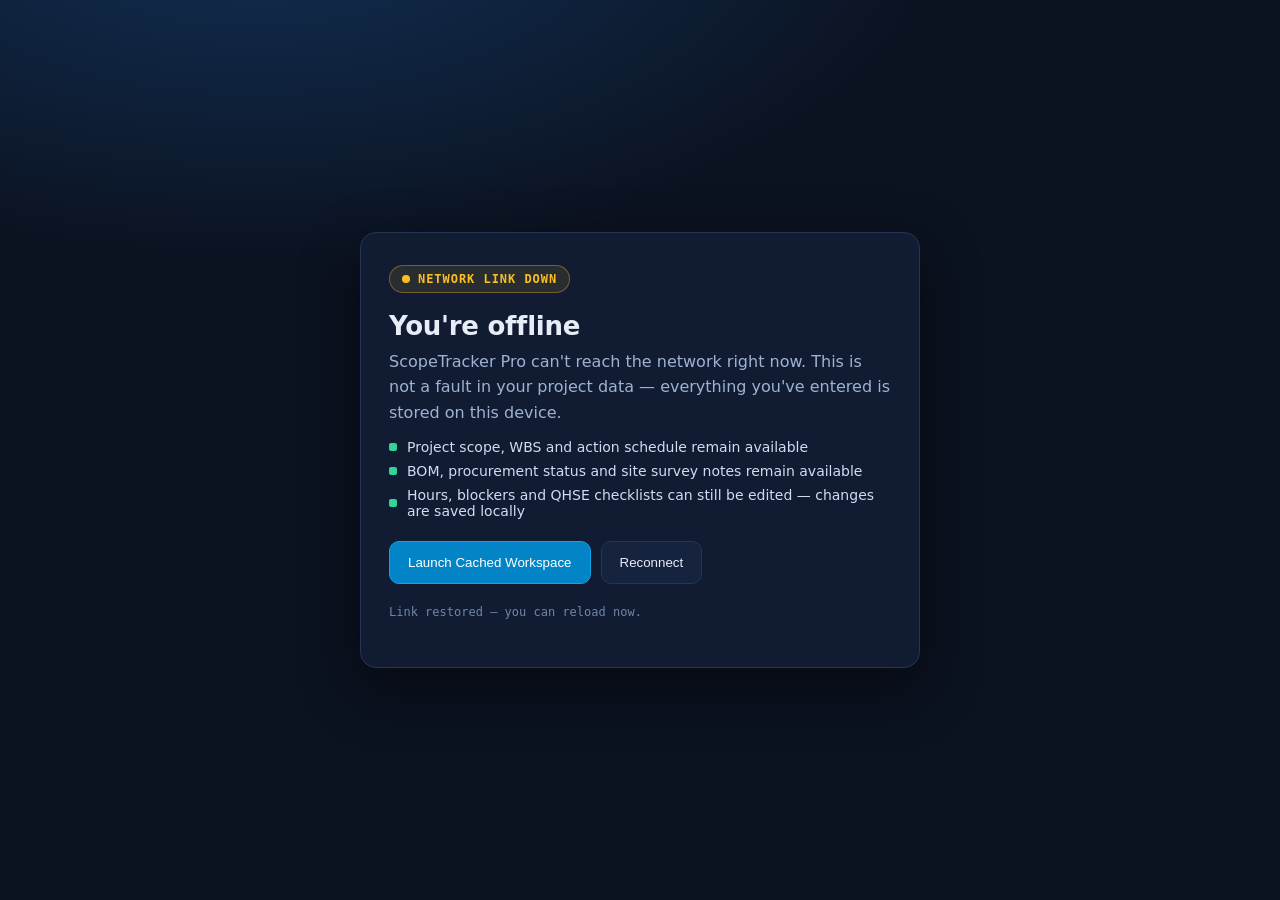
<file: offline.html>
<!doctype html>
<html lang="en">
<head>
<meta charset="utf-8">
<meta name="viewport" content="width=device-width, initial-scale=1, viewport-fit=cover">
<meta name="theme-color" content="#0f172a">
<title>Offline — ScopeTracker Pro</title>
<link rel="icon" href="favicon.svg" type="image/svg+xml">
<style>
  :root { color-scheme: dark; }
  * { box-sizing: border-box; }
  body {
    margin: 0; min-height: 100vh; display: grid; place-items: center; padding: 24px;
    background: radial-gradient(1200px 600px at 20% -10%, #123055 0%, transparent 60%), #0b1220;
    color: #e6edf7; font-family: system-ui, -apple-system, "Segoe UI", Roboto, sans-serif;
  }
  .panel {
    width: min(560px, 100%); background: #111c33; border: 1px solid #243556; border-radius: 16px;
    padding: 32px 28px; box-shadow: 0 20px 60px rgba(0,0,0,.45);
  }
  .status { display: inline-flex; align-items: center; gap: 8px; font: 600 12px/1 ui-monospace, Menlo, Consolas, monospace;
    letter-spacing: .08em; text-transform: uppercase; color: #fbbf24; background: rgba(251,191,36,.1);
    border: 1px solid rgba(251,191,36,.35); padding: 7px 12px; border-radius: 999px; }
  .dot { width: 8px; height: 8px; border-radius: 50%; background: #fbbf24; animation: pulse 1.4s ease-in-out infinite; }
  @keyframes pulse { 50% { opacity: .25; } }
  h1 { margin: 18px 0 8px; font-size: 26px; letter-spacing: -.01em; }
  p { color: #9fb2d1; line-height: 1.6; margin: 0 0 14px; }
  ul { margin: 0 0 22px; padding: 0; list-style: none; display: grid; gap: 8px; }
  li { display: flex; gap: 10px; align-items: center; color: #cfdcf2; font-size: 14px; }
  li::before { content: ""; width: 8px; height: 8px; border-radius: 2px; background: #34d399; flex: none; }
  .actions { display: flex; gap: 10px; flex-wrap: wrap; }
  button, a.btn {
    appearance: none; cursor: pointer; text-decoration: none; font: 600 14px/1 inherit; padding: 13px 18px; border-radius: 10px;
    border: 1px solid #243556; color: #e6edf7; background: #16233f; transition: transform .12s ease, background .12s ease;
  }
  button.primary { background: #0284c7; border-color: #0ea5e9; color: #fff; }
  button:hover, a.btn:hover { transform: translateY(-1px); background: #1b2c4f; }
  button.primary:hover { background: #0369a1; }
  .foot { margin-top: 20px; font: 12px/1.4 ui-monospace, Menlo, Consolas, monospace; color: #6f86ab; }
</style>
</head>
<body>
<main class="panel" role="main">
  <span class="status"><span class="dot"></span> Network link down</span>
  <h1>You're offline</h1>
  <p>ScopeTracker Pro can't reach the network right now. This is not a fault in your project data — everything you've entered is stored on this device.</p>
  <ul>
    <li>Project scope, WBS and action schedule remain available</li>
    <li>BOM, procurement status and site survey notes remain available</li>
    <li>Hours, blockers and QHSE checklists can still be edited — changes are saved locally</li>
  </ul>
  <div class="actions">
    <button class="primary" id="launch" type="button">Launch Cached Workspace</button>
    <button id="retry" type="button">Reconnect</button>
  </div>
  <p class="foot" id="net">Checking connection…</p>
</main>
<script>
  var net = document.getElementById('net');
  function update() { net.textContent = navigator.onLine ? 'Link restored — you can reload now.' : 'No network detected. Working from local cache.'; }
  window.addEventListener('online', function () { update(); location.replace('./index.html'); });
  window.addEventListener('offline', update);
  document.getElementById('launch').addEventListener('click', function () { location.href = './index.html'; });
  document.getElementById('retry').addEventListener('click', function () { update(); location.reload(); });
  update();
</script>
</body>
</html>
</file>
<file: css/styles.css>
/* ScopeTracker Pro — industrial HMI dark theme */
:root {
  --bg: #0b1220;
  --surface: #111c33;
  --surface-2: #16233f;
  --surface-3: #1b2c4f;
  --line: #243556;
  --text: #e6edf7;
  --muted: #8fa3c4;
  --cyan: #22d3ee;
  --blue: #38bdf8;
  --amber: #fbbf24;
  --green: #34d399;
  --red: #f87171;
  --violet: #a78bfa;
  --radius: 12px;
  --shadow: 0 10px 30px rgba(0, 0, 0, .35);
  --side-w: 264px;
  --bottom-h: 62px;
  color-scheme: dark;
}

* { box-sizing: border-box; }
html { -webkit-text-size-adjust: 100%; }
body {
  margin: 0; min-height: 100vh; background: radial-gradient(1100px 520px at 15% -10%, #12315a 0%, transparent 60%), var(--bg);
  color: var(--text); font: 14px/1.5 system-ui, -apple-system, "Segoe UI", Roboto, sans-serif;
  padding-bottom: env(safe-area-inset-bottom);
}
h1, h2, h3, h4 { margin: 0; line-height: 1.25; letter-spacing: -.005em; }
h2 { font-size: 17px; } h3 { font-size: 14px; } h4 { font-size: 13px; }
p { margin: 0 0 8px; }
.muted { color: var(--muted); }
.small { font-size: 12px; }
.nowrap { white-space: nowrap; }
.spacer { flex: 1; }
.text-danger { color: var(--red); } .text-warn { color: var(--amber); } .text-ok { color: var(--green); }
.danger-text { color: var(--red) !important; }
.sr-only { position: absolute; width: 1px; height: 1px; overflow: hidden; clip: rect(0 0 0 0); white-space: nowrap; }
.skip-link { position: absolute; left: -999px; top: 8px; background: var(--cyan); color: #00212b; padding: 8px 12px; border-radius: 8px; z-index: 100; }
.skip-link:focus { left: 8px; }
:focus-visible { outline: 2px solid var(--cyan); outline-offset: 2px; }
.ico { width: 20px; height: 20px; flex: none; }
.row { display: flex; gap: 8px; align-items: center; flex-wrap: wrap; }

/* ---------- Layout ---------- */
.shell { display: grid; grid-template-columns: var(--side-w) minmax(0, 1fr); min-height: 100vh; }
.sidebar {
  position: sticky; top: 0; height: 100vh; display: flex; flex-direction: column; gap: 16px; padding: 18px 14px;
  background: linear-gradient(180deg, #0e1830, #0a1325); border-right: 1px solid var(--line);
}
.brand { display: flex; gap: 10px; align-items: center; padding: 4px 6px 10px; }
.brand img { border-radius: 9px; }
.brand strong { display: block; font-size: 16px; }
.brand em { font-style: normal; color: var(--cyan); }
.brand small { color: var(--muted); font-size: 11px; letter-spacing: .04em; text-transform: uppercase; }
.nav { display: grid; gap: 4px; }
.nav button {
  display: flex; align-items: center; gap: 10px; text-align: left; padding: 11px 12px; border-radius: 10px; border: 1px solid transparent;
  background: transparent; color: var(--muted); font: 600 13px/1.3 inherit; cursor: pointer; transition: background .15s, color .15s, border-color .15s;
}
.nav button:hover { background: var(--surface-2); color: var(--text); }
.nav button.active { background: rgba(34, 211, 238, .1); color: var(--cyan); border-color: rgba(34, 211, 238, .35); }
.nav .lbl-short { display: none; }
.nav small { display: block; font-weight: 500; opacity: .8; }
.side-foot { margin-top: auto; display: grid; gap: 10px; }
.net { display: inline-flex; align-items: center; gap: 8px; font: 600 11px/1 ui-monospace, Menlo, Consolas, monospace; letter-spacing: .06em; text-transform: uppercase; color: var(--green); }
.net-dot { width: 9px; height: 9px; border-radius: 50%; background: var(--green); box-shadow: 0 0 0 0 rgba(52, 211, 153, .6); animation: ping 2s infinite; }
.net.offline { color: var(--amber); }
.net.offline .net-dot { background: var(--amber); animation: none; box-shadow: none; }
@keyframes ping { 70% { box-shadow: 0 0 0 7px rgba(52, 211, 153, 0); } 100% { box-shadow: 0 0 0 0 rgba(52, 211, 153, 0); } }
.net-compact { display: none; }

.main { min-width: 0; display: flex; flex-direction: column; }
.topbar {
  position: sticky; top: 0; z-index: 20; display: flex; gap: 14px; justify-content: space-between; align-items: center; flex-wrap: wrap;
  padding: 12px 22px; background: rgba(11, 18, 32, .86); backdrop-filter: blur(10px); border-bottom: 1px solid var(--line);
}
.topbar-title { display: flex; gap: 12px; align-items: center; flex-wrap: wrap; min-width: 0; }
.topbar-title h1 { font-size: 18px; }
.project-switch select { max-width: 340px; }
.topbar-tools { display: flex; gap: 10px; align-items: center; }
.search { position: relative; display: block; }
.search .ico { position: absolute; left: 10px; top: 50%; transform: translateY(-50%); color: var(--muted); width: 17px; height: 17px; }
.search input { padding-left: 33px; width: 280px; }
#view { padding: 20px 22px 40px; display: grid; gap: 18px; align-content: start; outline: none; }

/* ---------- Controls ---------- */
input, select, textarea {
  font: inherit; color: var(--text); background: #0d1730; border: 1px solid var(--line); border-radius: 9px; padding: 9px 11px; width: 100%; min-height: 38px;
  transition: border-color .15s, box-shadow .15s;
}
input[type=checkbox] { width: auto; min-height: 0; accent-color: var(--cyan); }
input[type=range] { padding: 0; accent-color: var(--cyan); min-height: 24px; background: transparent; border: 0; }
input:focus, select:focus, textarea:focus { border-color: var(--cyan); box-shadow: 0 0 0 3px rgba(34, 211, 238, .18); outline: none; }
textarea { resize: vertical; }
select { appearance: auto; }
.btn {
  display: inline-flex; align-items: center; justify-content: center; gap: 6px; padding: 9px 14px; min-height: 38px; border-radius: 9px; cursor: pointer;
  font: 600 13px/1 inherit; color: var(--text); background: var(--surface-2); border: 1px solid var(--line); transition: transform .12s, background .15s, border-color .15s; text-decoration: none; list-style: none;
}
.btn:hover { background: var(--surface-3); transform: translateY(-1px); }
.btn:active { transform: translateY(0); }
.btn.primary { background: #0284c7; border-color: #0ea5e9; color: #fff; }
.btn.primary:hover { background: #0369a1; }
.btn.ghost { background: transparent; }
.btn.ghost:hover { background: var(--surface-2); }
.btn.sm { padding: 7px 11px; min-height: 32px; font-size: 12px; }
.btn.xs { padding: 4px 8px; min-height: 26px; font-size: 11px; border-radius: 7px; }
.btn.block { width: 100%; }
.icon-btn { background: transparent; border: 0; color: var(--muted); font-size: 20px; line-height: 1; cursor: pointer; padding: 4px 8px; border-radius: 6px; }
.icon-btn:hover { color: var(--text); background: var(--surface-2); }
summary.btn::-webkit-details-marker { display: none; }
.menu { position: relative; }
.menu-panel { position: absolute; right: 0; top: calc(100% + 6px); min-width: 250px; background: var(--surface); border: 1px solid var(--line); border-radius: 12px; box-shadow: var(--shadow); padding: 6px; z-index: 30; display: grid; }
.menu-panel button { text-align: left; background: transparent; border: 0; color: var(--text); padding: 10px 12px; border-radius: 8px; cursor: pointer; font: 500 13px/1.2 inherit; }
.menu-panel button:hover { background: var(--surface-2); }
.menu-panel hr { border: 0; border-top: 1px solid var(--line); margin: 4px 0; width: 100%; }

/* ---------- Cards, KPIs, bars ---------- */
.card { background: linear-gradient(180deg, var(--surface), #0f192e); border: 1px solid var(--line); border-radius: var(--radius); padding: 16px 18px; }
.card-head { display: flex; justify-content: space-between; align-items: flex-start; gap: 12px; flex-wrap: wrap; margin-bottom: 12px; }
.card.empty, .empty-inline { text-align: center; padding: 36px 18px; }
.grid-2 { display: grid; grid-template-columns: repeat(2, minmax(0, 1fr)); gap: 18px; }
.grid-2 h4 { color: var(--muted); text-transform: uppercase; font-size: 11px; letter-spacing: .08em; margin-bottom: 4px; }
.facts { display: grid; grid-template-columns: repeat(auto-fit, minmax(150px, 1fr)); gap: 10px; margin: 14px 0 0; padding-top: 14px; border-top: 1px solid var(--line); }
.facts dt { color: var(--muted); font-size: 11px; text-transform: uppercase; letter-spacing: .08em; }
.facts dd { margin: 2px 0 0; font-weight: 600; }
.kpi-grid { display: grid; grid-template-columns: repeat(auto-fit, minmax(210px, 1fr)); gap: 12px; }
.kpi-grid.compact { grid-template-columns: repeat(auto-fit, minmax(220px, 1fr)); }
.kpi { background: var(--surface); border: 1px solid var(--line); border-top: 3px solid var(--green); border-radius: var(--radius); padding: 14px 16px; display: grid; gap: 8px; }
.kpi.warn { border-top-color: var(--amber); } .kpi.danger { border-top-color: var(--red); }
.kpi h3 { color: var(--muted); font-size: 11px; text-transform: uppercase; letter-spacing: .08em; }
.kpi-value { font: 700 26px/1.1 ui-monospace, "SF Mono", Menlo, Consolas, monospace; letter-spacing: -.02em; }
.kpi-value small { font-size: 11px; color: var(--muted); font-weight: 500; }
.kpi p { margin: 0; }
.bar { height: 8px; background: #0a1224; border: 1px solid var(--line); border-radius: 999px; overflow: hidden; min-width: 60px; }
.bar > span { display: block; height: 100%; background: linear-gradient(90deg, #0891b2, var(--cyan)); border-radius: 999px; transition: width .4s ease; }
.bar.ok > span { background: linear-gradient(90deg, #059669, var(--green)); }
.bar.warn > span { background: linear-gradient(90deg, #d97706, var(--amber)); }
.bar.danger > span { background: linear-gradient(90deg, #dc2626, var(--red)); }

/* ---------- Badges ---------- */
.badge { display: inline-flex; align-items: center; padding: 2px 9px; border-radius: 999px; font: 600 11px/1.6 inherit; border: 1px solid var(--line); background: var(--surface-2); color: var(--text); white-space: nowrap; }
.badge.phase { color: var(--violet); border-color: rgba(167, 139, 250, .4); background: rgba(167, 139, 250, .08); }
.badge.st-backlog { color: #9fb2d1; }
.badge.st-progress { color: var(--blue); border-color: rgba(56, 189, 248, .45); background: rgba(56, 189, 248, .1); }
.badge.st-comm { color: var(--amber); border-color: rgba(251, 191, 36, .45); background: rgba(251, 191, 36, .1); }
.badge.st-blocked { color: var(--red); border-color: rgba(248, 113, 113, .5); background: rgba(248, 113, 113, .1); }
.badge.st-done { color: var(--green); border-color: rgba(52, 211, 153, .45); background: rgba(52, 211, 153, .1); }
.badge.pri-low { color: #9fb2d1; }
.badge.pri-medium { color: var(--blue); }
.badge.pri-high { color: var(--amber); border-color: rgba(251, 191, 36, .45); }
.badge.pri-critical { color: var(--red); border-color: rgba(248, 113, 113, .5); background: rgba(248, 113, 113, .1); }

/* ---------- WBS ---------- */
.phase { border: 1px solid var(--line); border-radius: 10px; margin-bottom: 12px; overflow: hidden; }
.phase-head { display: flex; justify-content: space-between; align-items: center; gap: 12px; flex-wrap: wrap; padding: 10px 14px; background: var(--surface-2); border-bottom: 1px solid var(--line); }
.phase-prog { display: flex; align-items: center; gap: 8px; width: 200px; }
.wbs-row { display: grid; grid-template-columns: minmax(0, 1fr) auto 150px auto; gap: 12px; align-items: center; padding: 10px 14px; border-bottom: 1px solid rgba(36, 53, 86, .6); }
.wbs-row:last-child { border-bottom: 0; }
.wbs-row.lvl1 { padding-left: 36px; background: rgba(11, 18, 32, .35); position: relative; }
.wbs-row.lvl1::before { content: ""; position: absolute; left: 20px; top: 0; bottom: 50%; width: 10px; border-left: 2px solid var(--line); border-bottom: 2px solid var(--line); border-bottom-left-radius: 6px; }
.wbs-main strong { display: block; font-size: 13px; }
.wbs-meta { display: flex; gap: 6px; flex-wrap: wrap; }
.wbs-prog { display: flex; align-items: center; gap: 8px; }
.wbs-prog .bar { flex: 1; }
.wbs-btns { display: flex; gap: 4px; }

/* ---------- Toolbar, segmented, chips ---------- */
.toolbar { display: flex; gap: 12px; align-items: flex-end; flex-wrap: wrap; padding: 12px 14px; background: var(--surface); border: 1px solid var(--line); border-radius: var(--radius); }
.toolbar label { display: grid; gap: 4px; font-size: 11px; color: var(--muted); text-transform: uppercase; letter-spacing: .06em; min-width: 140px; }
.seg { display: inline-flex; border: 1px solid var(--line); border-radius: 9px; overflow: hidden; }
.seg button { background: transparent; border: 0; color: var(--muted); padding: 8px 13px; cursor: pointer; font: 600 12px/1 inherit; }
.seg button.on { background: rgba(34, 211, 238, .12); color: var(--cyan); }
.chips { display: flex; gap: 8px; flex-wrap: wrap; }
.chip { display: inline-flex; gap: 8px; align-items: center; padding: 6px 12px; border: 1px solid var(--line); border-radius: 999px; background: var(--surface); font-size: 12px; color: var(--muted); }
.chip b { color: var(--text); font-family: ui-monospace, Menlo, Consolas, monospace; }

/* ---------- Kanban ---------- */
.kanban { display: grid; grid-template-columns: repeat(5, minmax(240px, 1fr)); gap: 12px; overflow-x: auto; padding-bottom: 6px; scroll-snap-type: x proximity; }
.kcol { background: rgba(17, 28, 51, .6); border: 1px solid var(--line); border-radius: var(--radius); padding: 10px; display: flex; flex-direction: column; gap: 10px; min-height: 120px; scroll-snap-align: start; border-top: 3px solid var(--muted); }
.kcol.st-progress { border-top-color: var(--blue); } .kcol.st-comm { border-top-color: var(--amber); } .kcol.st-blocked { border-top-color: var(--red); } .kcol.st-done { border-top-color: var(--green); }
.kcol header { display: flex; justify-content: space-between; align-items: center; }
.count { font: 700 12px/1 ui-monospace, Menlo, Consolas, monospace; background: var(--surface-2); border-radius: 999px; padding: 4px 9px; }
.kcard { background: var(--surface); border: 1px solid var(--line); border-left: 3px solid var(--line); border-radius: 10px; padding: 11px; display: grid; gap: 6px; transition: transform .15s, box-shadow .15s; }
.kcard:hover { transform: translateY(-2px); box-shadow: var(--shadow); }
.kcard.pri-high { border-left-color: var(--amber); } .kcard.pri-critical { border-left-color: var(--red); } .kcard.pri-medium { border-left-color: var(--blue); }
.kcard-top { display: flex; gap: 6px; flex-wrap: wrap; }
.kcard h4 { font-size: 13px; }
.kcard p { margin: 0; }
.slider { display: grid; gap: 2px; font-size: 12px; color: var(--muted); }
.slider b { color: var(--text); }
.kcard-actions { display: flex; gap: 4px; flex-wrap: wrap; align-items: center; }
.kcard-actions select { flex: 1 1 100%; min-height: 32px; padding: 5px 8px; font-size: 12px; }
.empty-col { text-align: center; padding: 10px; }

/* ---------- Tables ---------- */
.table-wrap { overflow-x: auto; border: 1px solid var(--line); border-radius: var(--radius); background: var(--surface); }
.data-table { width: 100%; border-collapse: collapse; font-size: 13px; }
.data-table th { text-align: left; font-size: 11px; text-transform: uppercase; letter-spacing: .07em; color: var(--muted); padding: 10px 12px; background: var(--surface-2); border-bottom: 1px solid var(--line); position: sticky; top: 0; white-space: nowrap; }
.data-table td { padding: 10px 12px; border-bottom: 1px solid rgba(36, 53, 86, .6); vertical-align: top; }
.data-table tbody tr:hover { background: rgba(34, 211, 238, .04); }
.data-table tfoot td { font-weight: 700; background: var(--surface-2); }
.data-table .num { text-align: right; font-family: ui-monospace, Menlo, Consolas, monospace; white-space: nowrap; }
.data-table tr.parent td { background: rgba(22, 35, 63, .5); }
.data-table td.lvl1 { padding-left: 30px; }
.notes-cell { max-width: 280px; font-size: 12px; color: #c4d2ea; }
.inline-select { min-height: 30px; padding: 4px 8px; font-size: 12px; font-weight: 600; width: auto; }
.inline-select.bs-delivered, .inline-select.bs-installed, .inline-select.ds-approved, .inline-select.ds-handed-over { color: var(--green); }
.inline-select.bs-ordered, .inline-select.ds-in-review { color: var(--amber); }
.inline-select.bs-rfq-sent, .inline-select.ds-draft { color: var(--blue); }

/* ---------- Gantt ---------- */
.gantt-scale { display: flex; justify-content: space-between; font-size: 11px; color: var(--muted); padding-left: 32%; margin-bottom: 6px; }
.gantt-body { position: relative; display: grid; gap: 3px; }
.gantt-today { position: absolute; top: 0; bottom: 0; width: 2px; background: var(--amber); opacity: .8; z-index: 2; pointer-events: none; }
.gantt-row { display: grid; grid-template-columns: 32% 1fr; align-items: center; min-height: 26px; }
.gantt-label { font-size: 12px; padding-right: 10px; overflow: hidden; text-overflow: ellipsis; white-space: nowrap; }
.gantt-row.child .gantt-label { padding-left: 16px; color: var(--muted); }
.gantt-row.parent .gantt-label { font-weight: 700; }
.gantt-track { position: relative; height: 16px; background: rgba(10, 18, 36, .8); border-radius: 6px; }
.gantt-bar { position: absolute; top: 2px; bottom: 2px; border-radius: 5px; background: rgba(143, 163, 196, .35); border: 1px solid rgba(143, 163, 196, .5); overflow: hidden; }
.gantt-bar > span { display: block; height: 100%; background: rgba(143, 163, 196, .8); }
.gantt-bar.st-progress { background: rgba(56, 189, 248, .25); border-color: var(--blue); } .gantt-bar.st-progress > span { background: var(--blue); }
.gantt-bar.st-comm { background: rgba(251, 191, 36, .25); border-color: var(--amber); } .gantt-bar.st-comm > span { background: var(--amber); }
.gantt-bar.st-blocked { background: rgba(248, 113, 113, .25); border-color: var(--red); } .gantt-bar.st-blocked > span { background: var(--red); }
.gantt-bar.st-done { background: rgba(52, 211, 153, .25); border-color: var(--green); } .gantt-bar.st-done > span { background: var(--green); }

/* ---------- Resources ---------- */
.budget-grid { display: grid; grid-template-columns: repeat(auto-fit, minmax(150px, 1fr)); gap: 12px; margin-bottom: 12px; }
.budget-grid div { display: grid; }
.budget-grid strong { font: 700 17px/1.3 ui-monospace, Menlo, Consolas, monospace; }
.blockers { display: grid; gap: 10px; }
.blocker { border: 1px solid var(--line); border-left: 4px solid var(--amber); border-radius: 10px; padding: 12px 14px; background: var(--surface); display: grid; gap: 6px; }
.blocker.sev-critical { border-left-color: var(--red); } .blocker.sev-low { border-left-color: var(--muted); } .blocker.resolved { opacity: .6; border-left-color: var(--green); }
.blocker header { display: flex; justify-content: space-between; gap: 10px; flex-wrap: wrap; }
.blocker p { margin: 0; }

/* ---------- Docs / QHSE ---------- */
.score-row { display: grid; grid-template-columns: repeat(auto-fit, minmax(240px, 1fr)); gap: 12px; }
.score { background: var(--surface); border: 1px solid var(--line); border-radius: var(--radius); padding: 14px 16px; display: grid; }
.score span { color: var(--muted); font-size: 11px; text-transform: uppercase; letter-spacing: .08em; }
.score strong { font: 700 32px/1.2 ui-monospace, Menlo, Consolas, monospace; }
.score small { color: var(--muted); }
.qa-grid { display: grid; grid-template-columns: repeat(auto-fit, minmax(300px, 1fr)); gap: 12px; align-items: start; }
.qa-card .card-head { margin-bottom: 8px; }
.checklist { list-style: none; margin: 12px 0 0; padding: 0; display: grid; gap: 2px; }
.checklist li { display: flex; align-items: flex-start; justify-content: space-between; gap: 6px; padding: 7px 4px; border-bottom: 1px dashed rgba(36, 53, 86, .8); }
.checklist label { display: flex; gap: 10px; align-items: flex-start; cursor: pointer; font-size: 13px; }
.checklist input:checked + span { color: var(--muted); text-decoration: line-through; }
.checklist input { margin-top: 3px; transform: scale(1.15); }
.notes { display: grid; gap: 10px; }
.note { border: 1px solid var(--line); border-radius: 10px; padding: 12px 14px; background: var(--surface); display: grid; gap: 8px; }
.note header { display: flex; justify-content: space-between; gap: 10px; flex-wrap: wrap; }
.note pre { margin: 0; white-space: pre-wrap; word-break: break-word; font: 12px/1.55 ui-monospace, "SF Mono", Menlo, Consolas, monospace; background: #0a1224; border: 1px solid var(--line); border-radius: 8px; padding: 10px 12px; color: #cfe3ff; }

/* ---------- Modal, toast, install ---------- */
.modal-backdrop { position: fixed; inset: 0; z-index: 60; background: rgba(4, 8, 18, .72); backdrop-filter: blur(3px); display: grid; place-items: center; padding: 16px; animation: fade .15s ease; }
.modal { width: min(560px, 100%); max-height: calc(100vh - 32px); overflow: auto; background: var(--surface); border: 1px solid var(--line); border-radius: 14px; box-shadow: var(--shadow); animation: rise .18s ease; }
.modal.wide { width: min(760px, 100%); }
.modal-head { display: flex; justify-content: space-between; align-items: center; padding: 14px 18px; border-bottom: 1px solid var(--line); position: sticky; top: 0; background: var(--surface); z-index: 1; }
.modal-body { padding: 16px 18px 18px; }
.modal-actions { display: flex; gap: 8px; justify-content: flex-end; margin-top: 12px; }
.form-grid { display: grid; grid-template-columns: repeat(2, minmax(0, 1fr)); gap: 12px; }
.field { display: grid; gap: 5px; align-content: start; }
.field.full { grid-column: 1 / -1; }
.field label { font-size: 12px; color: var(--muted); font-weight: 600; }
.field.check label { color: var(--text); display: flex; gap: 8px; align-items: center; font-weight: 500; }
.field output { color: var(--cyan); font-family: ui-monospace, Menlo, Consolas, monospace; }
.req { color: var(--red); font-style: normal; }
.form-error { color: var(--red); min-height: 18px; margin: 10px 0 0; font-weight: 600; }
@keyframes fade { from { opacity: 0; } } @keyframes rise { from { transform: translateY(10px); opacity: 0; } }
#toastRoot { position: fixed; right: 16px; bottom: calc(16px + env(safe-area-inset-bottom)); z-index: 80; display: grid; gap: 8px; max-width: min(380px, calc(100vw - 32px)); }
.toast { background: var(--surface-3); border: 1px solid var(--line); border-left: 4px solid var(--blue); padding: 11px 14px; border-radius: 10px; box-shadow: var(--shadow); animation: rise .2s ease; transition: opacity .3s; }
.toast.ok { border-left-color: var(--green); } .toast.error { border-left-color: var(--red); } .toast.out { opacity: 0; }
.install-banner { display: flex; gap: 14px; justify-content: space-between; align-items: center; flex-wrap: wrap; margin: 14px 22px 0; padding: 12px 16px; border-radius: var(--radius); background: linear-gradient(90deg, rgba(2, 132, 199, .25), rgba(34, 211, 238, .08)); border: 1px solid rgba(34, 211, 238, .4); }
.install-banner[hidden], .update-toast[hidden] { display: none !important; }
.install-banner strong { display: block; }
.install-banner span { color: var(--muted); font-size: 12px; }
.install-actions { display: flex; gap: 8px; }
.update-toast { position: fixed; left: 50%; transform: translateX(-50%); bottom: calc(24px + env(safe-area-inset-bottom)); z-index: 90; display: flex; gap: 10px; align-items: center; flex-wrap: wrap; justify-content: center; background: var(--surface-3); border: 1px solid var(--cyan); border-radius: 12px; padding: 10px 14px; box-shadow: var(--shadow); width: max-content; max-width: calc(100vw - 24px); }
#printReport { display: none; }

/* ---------- Responsive ---------- */
@media (max-width: 1100px) {
  .wbs-row { grid-template-columns: minmax(0, 1fr) auto; }
  .wbs-prog { grid-column: 1; } .wbs-btns { grid-column: 2; grid-row: 1 / span 2; flex-direction: column; }
  .search input { width: 200px; }
}
@media (max-width: 860px) {
  .shell { grid-template-columns: 1fr; }
  .sidebar {
    position: fixed; top: auto; bottom: 0; left: 0; right: 0; height: auto; z-index: 40; flex-direction: row; padding: 6px 6px calc(6px + env(safe-area-inset-bottom));
    border-right: 0; border-top: 1px solid var(--line); background: rgba(10, 19, 37, .96); backdrop-filter: blur(10px);
  }
  .brand, .side-foot { display: none; }
  .nav { grid-auto-flow: column; grid-auto-columns: 1fr; width: 100%; gap: 2px; }
  .nav button { flex-direction: column; gap: 3px; padding: 7px 2px; font-size: 10px; text-align: center; justify-content: center; min-height: var(--bottom-h); }
  .nav .lbl-long { display: none; } .nav .lbl-short { display: inline; }
  .main { padding-bottom: calc(var(--bottom-h) + 18px + env(safe-area-inset-bottom)); }
  .topbar { padding: 10px 14px; }
  .topbar-title h1 { font-size: 16px; }
  .net-compact { display: inline-flex; }
  .search { flex: 1; } .search input { width: 100%; }
  .topbar-tools { width: 100%; }
  .menu-label { display: none; }
  #view { padding: 14px 14px 30px; }
  .grid-2, .form-grid { grid-template-columns: 1fr; }
  .install-banner { margin: 12px 14px 0; }
  .kanban { grid-template-columns: repeat(5, 82vw); }
  #toastRoot { bottom: calc(var(--bottom-h) + 18px + env(safe-area-inset-bottom)); }
  .update-toast { bottom: calc(var(--bottom-h) + 18px + env(safe-area-inset-bottom)); }
  .gantt-row { grid-template-columns: 38% 1fr; } .gantt-scale { padding-left: 38%; }
  .gantt-today { display: none; }
}
@media (prefers-reduced-motion: reduce) { * { animation: none !important; transition: none !important; } }

/* ---------- Print: executive handover ---------- */
@media print {
  @page { margin: 14mm; }
  body { background: #fff !important; color: #111 !important; font-size: 11pt; padding: 0; }
  body.printing .shell, body.printing #modalRoot, body.printing #toastRoot, body.printing .update-toast, body.printing .install-banner { display: none !important; }
  body.printing #printReport { display: block !important; }
  body:not(.printing) .sidebar, body:not(.printing) .topbar, body:not(.printing) .install-banner, body:not(.printing) .toolbar, body:not(.printing) button, body:not(.printing) .menu, body:not(.printing) .update-toast, body:not(.printing) #toastRoot, body:not(.printing) .nav { display: none !important; }
  body:not(.printing) .shell { display: block; }
  body:not(.printing) .card, body:not(.printing) .kpi, body:not(.printing) .table-wrap { background: #fff; color: #111; border-color: #bbb; break-inside: avoid; }
  .report { color: #111; font-family: Georgia, "Times New Roman", serif; }
  .report header { border-bottom: 3px solid #0284c7; margin-bottom: 12px; padding-bottom: 8px; }
  .report h1 { font-size: 22pt; margin: 0 0 4px; color: #0b3b5b; }
  .report h2 { font-size: 13pt; margin: 16px 0 6px; color: #0b3b5b; border-bottom: 1px solid #bbb; padding-bottom: 2px; }
  .report p { margin: 0 0 4px; }
  .report table { width: 100%; border-collapse: collapse; font-size: 9.5pt; margin-bottom: 8px; }
  .report th, .report td { border: 1px solid #bbb; padding: 4px 6px; text-align: left; vertical-align: top; }
  .report thead th, .report tbody th { background: #eef4f9; }
  .report ul { margin: 0; padding-left: 18px; columns: 2; font-size: 9.5pt; list-style: none; }
  .report tr, .report li { break-inside: avoid; }
}

/* ---------- v2: help, tour, filters, sub-steps ---------- */
.help-btn { border-color: rgba(34, 211, 238, .55); color: var(--cyan); background: rgba(34, 211, 238, .08); }
.help-btn:hover { background: rgba(34, 211, 238, .16); }
.help-btn > span:first-child { display: inline-grid; place-items: center; width: 20px; height: 20px; border-radius: 50%; background: var(--cyan); color: #00212b; font-weight: 800; }
.help-tabs { display: flex; gap: 2px; flex-wrap: wrap; border-bottom: 1px solid var(--line); margin-bottom: 14px; }
.help-tabs button { background: transparent; border: 0; border-bottom: 2px solid transparent; color: var(--muted); padding: 9px 12px; cursor: pointer; font: 600 13px/1.2 inherit; }
.help-tabs button:hover { color: var(--text); }
.help-tabs button[aria-selected="true"] { color: var(--cyan); border-bottom-color: var(--cyan); }
.help-pane { max-height: 52vh; overflow: auto; padding-right: 4px; }
.guide-cards { list-style: none; margin: 0; padding: 0; display: grid; gap: 10px; }
.guide-cards li { display: flex; gap: 12px; align-items: flex-start; background: var(--surface-2); border: 1px solid var(--line); border-radius: 10px; padding: 12px 14px; }
.guide-cards .n { flex: none; min-width: 30px; height: 30px; padding: 0 4px; border-radius: 15px; background: rgba(34, 211, 238, .15); color: var(--cyan); display: grid; place-items: center; font: 700 13px ui-monospace, Menlo, Consolas, monospace; }
.guide-cards h4 { margin-bottom: 3px; font-size: 14px; }
.guide-cards p { margin: 0; color: #c4d2ea; }
.help-table { width: 100%; border-collapse: collapse; font-size: 13px; }
.help-table th, .help-table td { text-align: left; vertical-align: top; padding: 9px 10px; border-bottom: 1px solid rgba(36, 53, 86, .7); }
.help-table thead th { font-size: 11px; text-transform: uppercase; letter-spacing: .07em; color: var(--muted); }
.help-table tbody th { width: 34%; font-weight: 600; }
.help-table td { color: #c4d2ea; }
kbd { font: 600 12px ui-monospace, Menlo, Consolas, monospace; background: #0a1224; border: 1px solid var(--line); border-bottom-width: 2px; border-radius: 6px; padding: 2px 7px; color: var(--text); }
.filter-note { display: flex; justify-content: space-between; align-items: center; gap: 10px; flex-wrap: wrap; padding: 9px 14px; margin-bottom: 12px; border-radius: 10px; background: rgba(251, 191, 36, .1); border: 1px solid rgba(251, 191, 36, .4); color: #fde68a; }
.toolbar + .filter-note { margin: 0; }
.link-btn { background: transparent; border: 0; color: var(--cyan); cursor: pointer; font: 600 13px/1 inherit; text-decoration: underline; padding: 6px 4px; }
.steps-pill { display: inline-flex; align-items: center; padding: 1px 8px; border-radius: 999px; font: 600 11px/1.6 ui-monospace, Menlo, Consolas, monospace; color: var(--blue); border: 1px solid rgba(56, 189, 248, .4); background: rgba(56, 189, 248, .08); white-space: nowrap; }
.steps-pill.full { color: var(--green); border-color: rgba(52, 211, 153, .45); background: rgba(52, 211, 153, .1); }
.phase-toggle { display: flex; align-items: center; gap: 8px; flex: 1; min-width: 0; background: transparent; border: 0; color: inherit; cursor: pointer; text-align: left; padding: 2px 0; font: inherit; }
.phase-toggle h3 { font-size: 14px; }
.chev { color: var(--cyan); width: 14px; flex: none; }
.phase.collapsed .phase-head { border-bottom: 0; }
.steps-sum { display: flex; gap: 10px; align-items: center; margin: 8px 0; }
.steps-sum .bar { flex: 1; }
.step-add { display: flex; gap: 8px; margin: 12px 0; }
.auto-sync { display: flex; gap: 8px; align-items: center; font-size: 13px; cursor: pointer; }
.tour { position: fixed; inset: 0; z-index: 120; }
.tour.nospot { background: rgba(4, 8, 18, .78); }
.tour-spot { position: fixed; border-radius: 10px; pointer-events: none; box-shadow: 0 0 0 9999px rgba(4, 8, 18, .78), 0 0 0 2px var(--cyan), 0 0 24px 4px rgba(34, 211, 238, .45); transition: top .2s, left .2s, width .2s, height .2s; }
.tour-card { position: fixed; width: min(340px, calc(100vw - 24px)); background: var(--surface-3); border: 1px solid var(--cyan); border-radius: 12px; padding: 14px 16px; box-shadow: var(--shadow); }
.tour-card h3 { font-size: 16px; margin: 2px 0 6px; }
.tour-card p { color: #c4d2ea; margin: 0 0 12px; }
.tour-step { font: 700 11px/1 ui-monospace, Menlo, Consolas, monospace; letter-spacing: .08em; text-transform: uppercase; color: var(--cyan); }
.tour-actions { display: flex; gap: 8px; align-items: center; }
.btn:disabled { opacity: .45; cursor: not-allowed; transform: none; }
input[type=range]:disabled { opacity: .5; }
@media (max-width: 860px) { .help-pane { max-height: 56vh; } .help-tabs button { padding: 8px 9px; font-size: 12px; } }
@media print { .tour, .filter-note, .help-btn { display: none !important; } }
</file>
